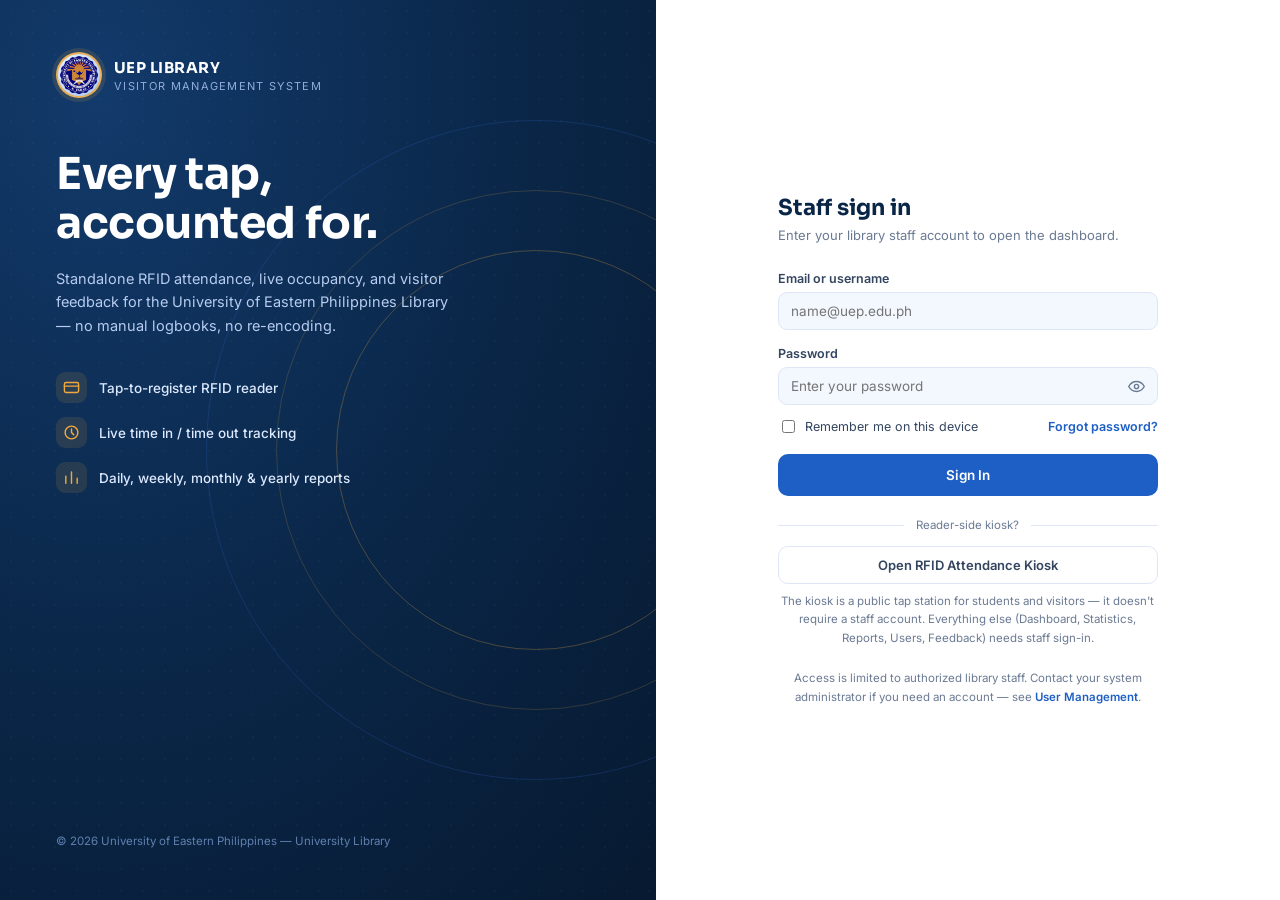
<file: RFID Library System/index.html>
<!DOCTYPE html>
<html lang="en">
<head>
<meta charset="UTF-8">
<meta http-equiv="refresh" content="0; url=login.html">
<title>UEP Library Visitor Management</title>
</head>
<body>
<p>Redirecting to <a href="login.html">sign in</a>&hellip;</p>
</body>
</html>
</file>
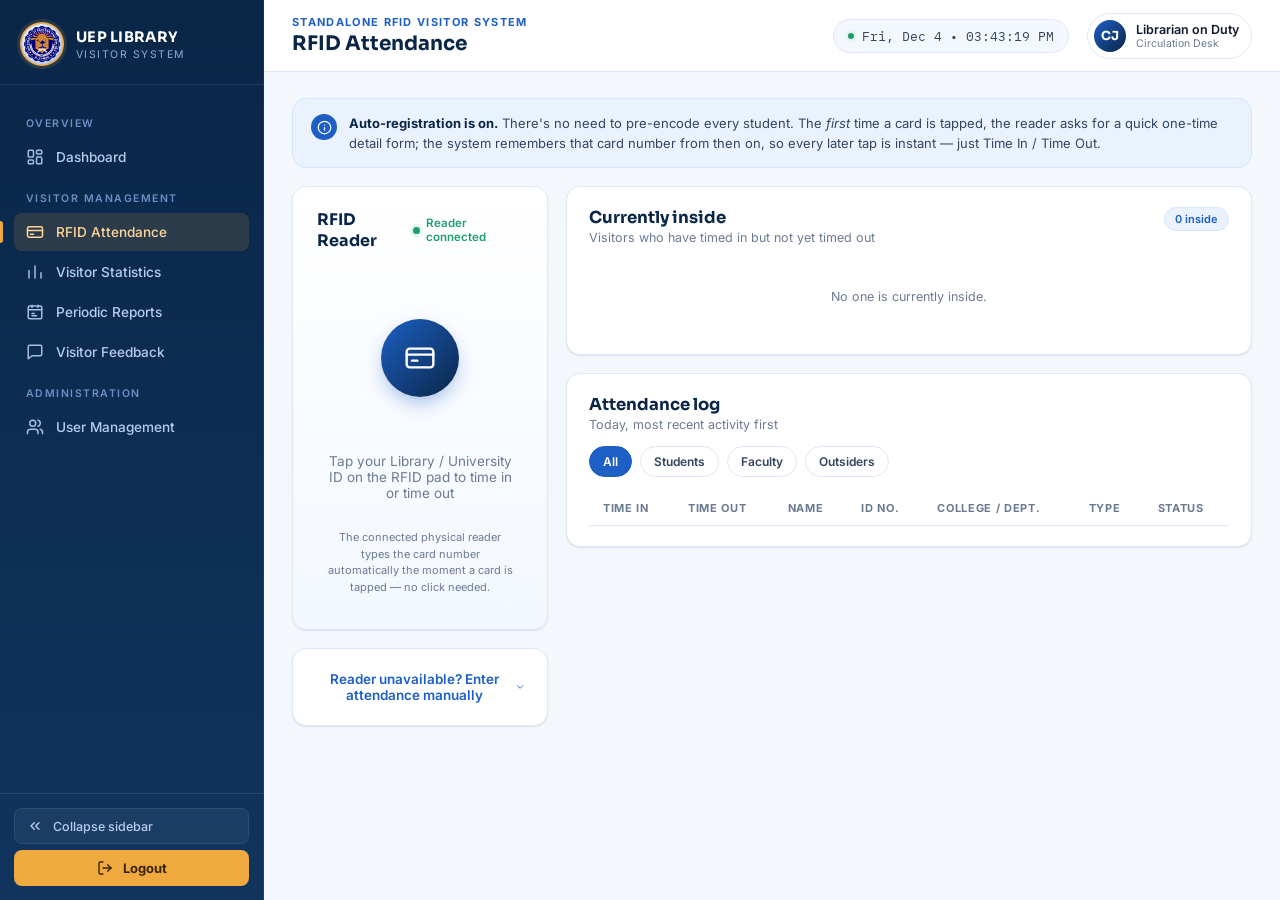
<file: RFID Library System/attendance.html>
<!DOCTYPE html>
<html lang="en">
<head>
<meta charset="UTF-8">
<meta name="viewport" content="width=device-width, initial-scale=1.0">
<title>RFID Attendance — UEP Library Visitor Management</title>
<link rel="stylesheet" href="common.css">
<link rel="stylesheet" href="attendance.css">
</head>
<body>

<div class="app-shell">

  <!-- ============================= SIDEBAR ============================= -->
  <aside class="sidebar">
    <div class="sidebar-brand">
      <div class="brand-mark">
       <img src="logo.png" alt="UEP Seal" style="width:100%;height:100%;object-fit:cover;border-radius:50%;">
      </div>
      <div class="brand-text">
        <div class="b-title">UEP LIBRARY</div>
        <div class="b-sub">Visitor System</div>
      </div>
    </div>

    <nav class="sidebar-scroll">
      <div class="nav-label">Overview</div>
      <a class="nav-item" href="dashboard.html">
        <svg viewBox="0 0 24 24" fill="none" stroke="currentColor" stroke-width="2" stroke-linecap="round" stroke-linejoin="round"><rect x="3" y="3" width="7" height="9" rx="1.5"/><rect x="14" y="3" width="7" height="5" rx="1.5"/><rect x="14" y="12" width="7" height="9" rx="1.5"/><rect x="3" y="16" width="7" height="5" rx="1.5"/></svg>
        <span class="nav-text">Dashboard</span>
      </a>

      <div class="nav-label">Visitor Management</div>
      <a class="nav-item active" href="attendance.html">
        <svg viewBox="0 0 24 24" fill="none" stroke="currentColor" stroke-width="2" stroke-linecap="round" stroke-linejoin="round"><rect x="2" y="5" width="20" height="14" rx="2.3"/><path d="M2 10h20"/><path d="M6 15h4"/></svg>
        <span class="nav-text">RFID Attendance</span>
      </a>
      <a class="nav-item" href="statistics.html">
        <svg viewBox="0 0 24 24" fill="none" stroke="currentColor" stroke-width="2" stroke-linecap="round" stroke-linejoin="round"><path d="M4 20V10M12 20V4M20 20v-7"/></svg>
        <span class="nav-text">Visitor Statistics</span>
      </a>
      <a class="nav-item" href="reports.html">
        <svg viewBox="0 0 24 24" fill="none" stroke="currentColor" stroke-width="2" stroke-linecap="round" stroke-linejoin="round"><rect x="3" y="4" width="18" height="17" rx="2"/><path d="M3 9h18M8 3v3M16 3v3"/><path d="M8 14h3M8 17h6"/></svg>
        <span class="nav-text">Periodic Reports</span>
      </a>
      <a class="nav-item" href="feedback.html">
        <svg viewBox="0 0 24 24" fill="none" stroke="currentColor" stroke-width="2" stroke-linecap="round" stroke-linejoin="round"><path d="M21 15a2 2 0 0 1-2 2H8l-5 4V5a2 2 0 0 1 2-2h14a2 2 0 0 1 2 2z"/></svg>
        <span class="nav-text">Visitor Feedback</span>
      </a>

      <div class="nav-label">Administration</div>
      <a class="nav-item" href="users.html">
        <svg viewBox="0 0 24 24" fill="none" stroke="currentColor" stroke-width="2" stroke-linecap="round" stroke-linejoin="round"><path d="M16 21v-2a4 4 0 0 0-4-4H6a4 4 0 0 0-4 4v2"/><circle cx="9" cy="7" r="4"/><path d="M22 21v-2a4 4 0 0 0-3-3.87"/><path d="M16 3.13a4 4 0 0 1 0 7.75"/></svg>
        <span class="nav-text">User Management</span>
      </a>
    </nav>

    <div class="sidebar-footer">
      <button class="toggle-btn" data-action="toggle-sidebar" type="button">
        <svg viewBox="0 0 24 24" fill="none" stroke="currentColor" stroke-width="2" stroke-linecap="round" stroke-linejoin="round"><path d="M11 17l-5-5 5-5M18 17l-5-5 5-5"/></svg>
        <span class="toggle-text">Collapse sidebar</span>
      </button>
      <a class="logout-link" href="login.html" id="logoutLink">
        <svg viewBox="0 0 24 24" fill="none" stroke="currentColor" stroke-width="2" stroke-linecap="round" stroke-linejoin="round"><path d="M9 21H5a2 2 0 0 1-2-2V5a2 2 0 0 1 2-2h4"/><path d="M16 17l5-5-5-5"/><path d="M21 12H9"/></svg>
        <span class="logout-text">Logout</span>
      </a>
    </div>
  </aside>

  <!-- ============================== MAIN ================================ -->
  <div class="main">
    <header class="topbar">
      <div style="display:flex;align-items:center;">
        <button class="mobile-menu-btn" data-action="open-mobile-nav" type="button" aria-label="Open menu">
          <svg width="18" height="18" viewBox="0 0 24 24" fill="none" stroke="var(--ink)" stroke-width="2" stroke-linecap="round"><path d="M3 6h18M3 12h18M3 18h18"/></svg>
        </button>
        <div class="topbar-left">
          <span class="topbar-eyebrow">Standalone RFID Visitor System</span>
          <h1 class="topbar-title">RFID Attendance</h1>
        </div>
      </div>
      <div class="topbar-right">
        <div class="clock-chip"><span class="dot"></span><span data-role="live-clock">—</span></div>
        <div class="profile-chip">
          <div class="profile-avatar">CJ</div>
          <div class="profile-meta">
            <div class="p-name">Librarian on Duty</div>
            <div class="p-role">Circulation Desk</div>
          </div>
        </div>
      </div>
    </header>

    <main class="content">

      <!-- ===== AUTO-REGISTRATION EXPLAINER ===== -->
      <section class="info-banner">
        <div class="info-banner-icon">
          <svg viewBox="0 0 24 24" fill="none" stroke="currentColor" stroke-width="2" stroke-linecap="round" stroke-linejoin="round"><circle cx="12" cy="12" r="10"/><path d="M12 16v-4M12 8h.01"/></svg>
        </div>
        <div>
          <strong>Auto-registration is on.</strong>
          There's no need to pre-encode every student. The <em>first</em> time a card is tapped, the reader asks for a quick one-time detail form; the system remembers that card number from then on, so every later tap is instant — just Time In / Time Out.
        </div>
      </section>

      <div class="attendance-grid">

        <!-- ===================== LEFT: RFID READER ===================== -->
        <div class="col-stack">

          <section class="card scan-card">
            <div class="scan-card-head">
              <h2>RFID Reader</h2>
              <span class="reader-status"><span class="dot"></span>Reader connected</span>
            </div>

            <div class="scan-stage" id="scanStage">
              <div class="scan-rings" id="scanRings">
                <div class="ring r1"></div>
                <div class="ring r2"></div>
                <div class="ring r3"></div>
                <div class="scan-core">
                  <svg viewBox="0 0 24 24" fill="none" stroke="#fff" stroke-width="1.8" stroke-linecap="round" stroke-linejoin="round"><rect x="2" y="5" width="20" height="14" rx="2.3"/><path d="M2 9.5h20"/><path d="M6 14h4"/></svg>
                </div>
              </div>
              <p class="scan-instruction">Tap your Library / University ID on the RFID pad to time in or time out</p>
              <input type="text" id="rfidHiddenInput" class="rfid-hidden-input" autocomplete="off" autofocus aria-hidden="true" tabindex="-1" inputmode="none">
              <p class="reader-hint">The connected physical reader types the card number automatically the moment a card is tapped — no click needed.</p>
            </div>

            <!-- ===== RESULT: RECOGNIZED CARD ===== -->
            <div class="scan-result" id="scanResult" hidden>
              <div class="result-top">
                <div class="result-avatar" id="resultAvatar">MS</div>
                <div>
                  <div class="result-name" id="resultName">Marielle D. Santos</div>
                  <div class="result-id cell-mono" id="resultId">2023-04471</div>
                </div>
                <span class="badge student" id="resultType">Student</span>
              </div>
              <div class="status-strip" id="resultStatusStrip">Currently: <strong id="resultCurrentStatus">Outside the library</strong></div>
              <div class="result-meta">
                <div><span>College / Department</span><strong id="resultCollege">College of Science</strong></div>
                <div><span>Course</span><strong id="resultCourse">BS Information Technology</strong></div>
                <div><span>Year Level</span><strong id="resultYear">3rd Year</strong></div>
                <div><span>Gender</span><strong id="resultGender">Female</strong></div>
              </div>
              <div class="field" id="purposeField" style="margin-top:2px;">
                <label for="purposeSelect">Purpose of visit</label>
                <select id="purposeSelect">
                  <option>Research / Study</option>
                  <option>Borrow materials</option>
                  <option>Return materials</option>
                  <option>Reading area</option>
                  <option>Use of computer / internet</option>
                  <option>Others</option>
                </select>
              </div>
              <div class="result-actions">
                <button class="btn btn-outline" id="cancelTapBtn" type="button">Cancel</button>
                <button class="btn btn-primary btn-block" id="confirmTapBtn" type="button">Confirm Time In</button>
              </div>
            </div>

            <!-- ===== RESULT: NEW / UNRECOGNIZED CARD ===== -->
            <div class="scan-result new-visitor" id="newVisitorResult" hidden>
              <div class="new-visitor-banner">
                <svg viewBox="0 0 24 24" fill="none" stroke="currentColor" stroke-width="2" stroke-linecap="round" stroke-linejoin="round"><path d="M12 2l3 6.5 7 1-5 5 1.2 7L12 18l-6.2 3.5L7 14.5l-5-5 7-1z"/></svg>
                <div>
                  <strong>New card detected</strong>
                  <p>ID <span class="cell-mono" id="newVisitorIdInline">—</span> isn't registered yet. Fill this in once — it will be remembered automatically next time.</p>
                </div>
              </div>
              <form id="newVisitorForm">
                <div class="field">
                  <label for="nvName">Full name</label>
                  <input type="text" id="nvName" placeholder="Juan D. Dela Cruz" required>
                </div>
                <div class="field-row">
                  <div class="field">
                    <label for="nvType">Visitor type</label>
                    <select id="nvType">
                      <option>Student</option>
                      <option>Faculty</option>
                      <option>Staff</option>
                      <option>Outsider</option>
                    </select>
                  </div>
                  <div class="field">
                    <label for="nvGender">Gender</label>
                    <select id="nvGender">
                      <option>Female</option>
                      <option>Male</option>
                    </select>
                  </div>
                </div>
                <div class="field-row" id="nvCollegeRow">
                  <div class="field">
                    <label for="nvCollege">College / Department</label>
                    <select id="nvCollege">
                      <option>College of Science</option>
                      <option>College of Education</option>
                      <option>College of Engineering</option>
                      <option>College of Business Administration</option>
                      <option>College of Arts and Communication</option>
                      <option>College of Agriculture and Forestry</option>
                      <option>Graduate School</option>
                    </select>
                  </div>
                  <div class="field">
                    <label for="nvCourse">Course &amp; year level</label>
                    <input type="text" id="nvCourse" placeholder="e.g. BSIT — 3rd Year">
                  </div>
                </div>
                <div class="field">
                  <label for="nvPurpose">Purpose of visit</label>
                  <select id="nvPurpose">
                    <option>Research / Study</option>
                    <option>Borrow materials</option>
                    <option>Return materials</option>
                    <option>Reading area</option>
                    <option>Use of computer / internet</option>
                    <option>Others</option>
                  </select>
                </div>
                <div class="result-actions">
                  <button class="btn btn-outline" id="cancelNewVisitorBtn" type="button">Cancel</button>
                  <button class="btn btn-gold btn-block" type="submit">Save &amp; Time In</button>
                </div>
              </form>
            </div>

            <!-- ===== FEEDBACK: shown right after a Time Out tap ===== -->
            <div class="scan-result feedback-step" id="feedbackStep" hidden>
              <div class="result-top">
                <div class="result-avatar" id="fbAvatar">MS</div>
                <div>
                  <div class="result-name" id="fbName">Marielle D. Santos</div>
                  <div class="result-id cell-mono" id="fbId">2023-04471</div>
                </div>
              </div>
              <p class="rate-prompt">How was your library visit today?</p>
              <div class="rating-grid" id="ratingGrid">
                <button class="rate-opt" data-rate="1" data-label="Very Bad" type="button">
                  <span class="rate-emoji">😞</span><span class="rate-label">Very Bad</span>
                </button>
                <button class="rate-opt" data-rate="2" data-label="Bad" type="button">
                  <span class="rate-emoji">🙁</span><span class="rate-label">Bad</span>
                </button>
                <button class="rate-opt" data-rate="3" data-label="Not So Bad" type="button">
                  <span class="rate-emoji">😕</span><span class="rate-label">Not So Bad</span>
                </button>
              </div>
              <button class="feedback-skip" id="feedbackSkipBtn" type="button">Skip feedback</button>
            </div>

            <!-- ===== FEEDBACK: thank-you confirmation ===== -->
            <div class="scan-result feedback-step" id="feedbackThanks" hidden>
              <div class="thanks-icon">
                <svg viewBox="0 0 24 24" fill="none" stroke="#fff" stroke-width="2" stroke-linecap="round" stroke-linejoin="round"><path d="M20 6L9 17l-5-5"/></svg>
              </div>
              <h2>Thanks for your feedback!</h2>
              <p class="sh-sub">See you again soon.</p>
            </div>
          </section>

          <section class="card card-pad">
            <button class="manual-toggle" id="manualToggle" type="button">
              <span>Reader unavailable? Enter attendance manually</span>
              <svg viewBox="0 0 24 24" fill="none" stroke="currentColor" stroke-width="2" stroke-linecap="round" stroke-linejoin="round"><path d="M6 9l6 6 6-6"/></svg>
            </button>
            <form class="manual-form" id="manualForm" hidden>
              <div class="field-row">
                <div class="field">
                  <label for="mName">Full name</label>
                  <input type="text" id="mName" placeholder="Juan D. Dela Cruz">
                </div>
                <div class="field">
                  <label for="mId">ID number</label>
                  <input type="text" id="mId" placeholder="2023-00000">
                </div>
              </div>
              <div class="field-row">
                <div class="field">
                  <label for="mType">Visitor type</label>
                  <select id="mType">
                    <option>Student</option>
                    <option>Faculty</option>
                    <option>Staff</option>
                    <option>Outsider</option>
                  </select>
                </div>
                <div class="field">
                  <label for="mGender">Gender</label>
                  <select id="mGender">
                    <option>Female</option>
                    <option>Male</option>
                  </select>
                </div>
              </div>
              <div class="field-row">
                <div class="field">
                  <label for="mCollege">College / Department</label>
                  <select id="mCollege">
                    <option>College of Science</option>
                    <option>College of Education</option>
                    <option>College of Engineering</option>
                    <option>College of Business Administration</option>
                    <option>College of Arts and Communication</option>
                    <option>College of Agriculture and Forestry</option>
                    <option>Graduate School</option>
                    <option>Not applicable / Outsider</option>
                  </select>
                </div>
                <div class="field">
                  <label for="mCourse">Course &amp; year level</label>
                  <input type="text" id="mCourse" placeholder="e.g. BSIT — 3rd Year">
                </div>
              </div>
              <div class="field">
                <label for="mPurpose">Purpose of visit</label>
                <select id="mPurpose">
                  <option>Research / Study</option>
                  <option>Borrow materials</option>
                  <option>Return materials</option>
                  <option>Reading area</option>
                  <option>Use of computer / internet</option>
                  <option>Others</option>
                </select>
              </div>
              <button class="btn btn-gold btn-block" type="submit">Log Time In</button>
            </form>
          </section>
        </div>

        <!-- ===================== RIGHT: CURRENTLY INSIDE + LOG ===================== -->
        <div class="col-stack">

          <section class="card card-pad">
            <div class="section-heading">
              <div>
                <h2>Currently inside</h2>
                <p class="sh-sub">Visitors who have timed in but not yet timed out</p>
              </div>
              <span class="tag-pill" id="insideCount">0 inside</span>
            </div>
            <ul class="inside-list" id="insideList">
              <!-- populated by attendance.js -->
            </ul>
            <p class="empty-note" id="insideEmptyNote">No one is currently inside.</p>
          </section>

          <section class="card card-pad recent-panel">
            <div class="section-heading">
              <div>
                <h2>Attendance log</h2>
                <p class="sh-sub">Today, most recent activity first</p>
              </div>
            </div>
            <div class="filter-row">
              <button class="chip-filter active" data-filter="all" type="button">All</button>
              <button class="chip-filter" data-filter="Student" type="button">Students</button>
              <button class="chip-filter" data-filter="Faculty" type="button">Faculty</button>
              <button class="chip-filter" data-filter="Outsider" type="button">Outsiders</button>
            </div>
            <table class="data-table" id="logTable">
              <thead>
                <tr><th>Time In</th><th>Time Out</th><th>Name</th><th>ID No.</th><th>College / Dept.</th><th>Type</th><th>Status</th></tr>
              </thead>
              <tbody id="logTableBody">
                <!-- populated by attendance.js -->
              </tbody>
            </table>
          </section>
        </div>

      </div>
    </main>
  </div>
</div>

<script src="sidebar.js"></script>
<script src="attendance.js"></script>
</body>
</html>
</file>
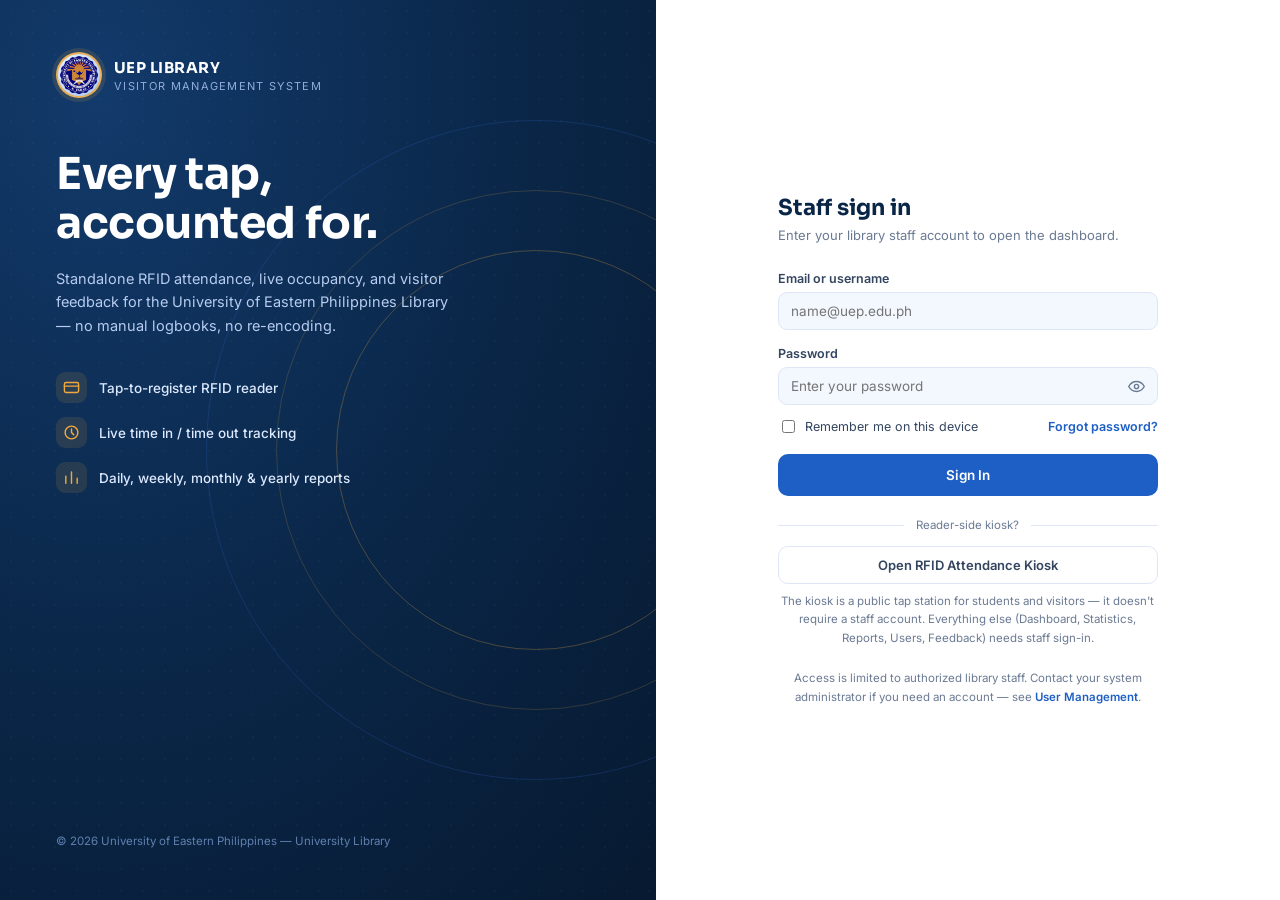
<file: RFID Library System/login.html>
<!DOCTYPE html>
<html lang="en">
<head>
<meta charset="UTF-8">
<meta name="viewport" content="width=device-width, initial-scale=1.0">
<title>Sign In — UEP Library Visitor Management</title>
<link rel="stylesheet" href="common.css">
<link rel="stylesheet" href="login.css">
</head>
<body class="login-body">

<div class="login-shell">

  <!-- ===================== LEFT: BRAND / HERO ===================== -->
  <div class="login-hero">
    <div class="hero-noise"></div>
    <div class="hero-rings">
      <span></span><span></span><span></span>
    </div>

    <div class="hero-content">
      <div class="hero-brand">
        <div class="hero-mark">
          <!-- Replace with <img src="assets/uep-seal.png" alt="UEP Seal"> for the official school seal -->
          <img src="logo.png" alt="UEP Seal" style="width:100%;height:100%;object-fit:cover;border-radius:50%;">
        </div>
        <div>
          <div class="hero-title">UEP LIBRARY</div>
          <div class="hero-sub">Visitor Management System</div>
        </div>
      </div>

      <h1 class="hero-headline">Every tap, <br>accounted for.</h1>
      <p class="hero-copy">Standalone RFID attendance, live occupancy, and visitor feedback for the University of Eastern Philippines Library — no manual logbooks, no re-encoding.</p>

      <ul class="hero-points">
        <li><svg viewBox="0 0 24 24" fill="none" stroke="currentColor" stroke-width="2" stroke-linecap="round" stroke-linejoin="round"><rect x="2" y="5" width="20" height="14" rx="2.3"/><path d="M2 10h20"/></svg>Tap-to-register RFID reader</li>
        <li><svg viewBox="0 0 24 24" fill="none" stroke="currentColor" stroke-width="2" stroke-linecap="round" stroke-linejoin="round"><circle cx="12" cy="12" r="9"/><path d="M12 7v5l3 3"/></svg>Live time in / time out tracking</li>
        <li><svg viewBox="0 0 24 24" fill="none" stroke="currentColor" stroke-width="2" stroke-linecap="round" stroke-linejoin="round"><path d="M4 20V10M12 20V4M20 20v-7"/></svg>Daily, weekly, monthly &amp; yearly reports</li>
      </ul>
    </div>

    <div class="hero-footer">© 2026 University of Eastern Philippines &mdash; University Library</div>
  </div>

  <!-- ===================== RIGHT: LOGIN FORM ===================== -->
  <div class="login-panel">
    <div class="login-card">
      <div class="login-card-head">
        <h2>Staff sign in</h2>
        <p>Enter your library staff account to open the dashboard.</p>
      </div>

      <form id="loginForm" novalidate>
        <div class="field">
          <label for="loginUser">Email or username</label>
          <input type="text" id="loginUser" placeholder="name@uep.edu.ph" autocomplete="username" required>
        </div>
        <div class="field">
          <label for="loginPass">Password</label>
          <div class="password-wrap">
            <input type="password" id="loginPass" placeholder="Enter your password" autocomplete="current-password" required>
            <button type="button" class="pw-toggle" id="pwToggle" aria-label="Show password">
              <svg viewBox="0 0 24 24" fill="none" stroke="currentColor" stroke-width="2" stroke-linecap="round" stroke-linejoin="round"><path d="M1 12s4-7 11-7 11 7 11 7-4 7-11 7-11-7-11-7z"/><circle cx="12" cy="12" r="3"/></svg>
            </button>
          </div>
        </div>

        <div class="login-row">
          <label class="remember-me">
            <input type="checkbox" id="rememberMe">
            <span>Remember me on this device</span>
          </label>
          <a href="#" class="forgot-link">Forgot password?</a>
        </div>

        <p class="login-error" id="loginError" hidden>Please enter both your email/username and password.</p>

        <button class="btn btn-primary btn-block login-submit" type="submit">Sign In</button>
      </form>

      <div class="login-divider"><span>Reader-side kiosk?</span></div>
      <a class="btn btn-outline btn-block" href="attendance.html">Open RFID Attendance Kiosk</a>
      <p class="login-footnote" style="margin-top:8px;">The kiosk is a public tap station for students and visitors — it doesn't require a staff account. Everything else (Dashboard, Statistics, Reports, Users, Feedback) needs staff sign-in.</p>

      <p class="login-footnote">Access is limited to authorized library staff. Contact your system administrator if you need an account — see <a href="users.html">User Management</a>.</p>
    </div>
  </div>

</div>

<script src="login.js"></script>
</body>
</html>
</file>
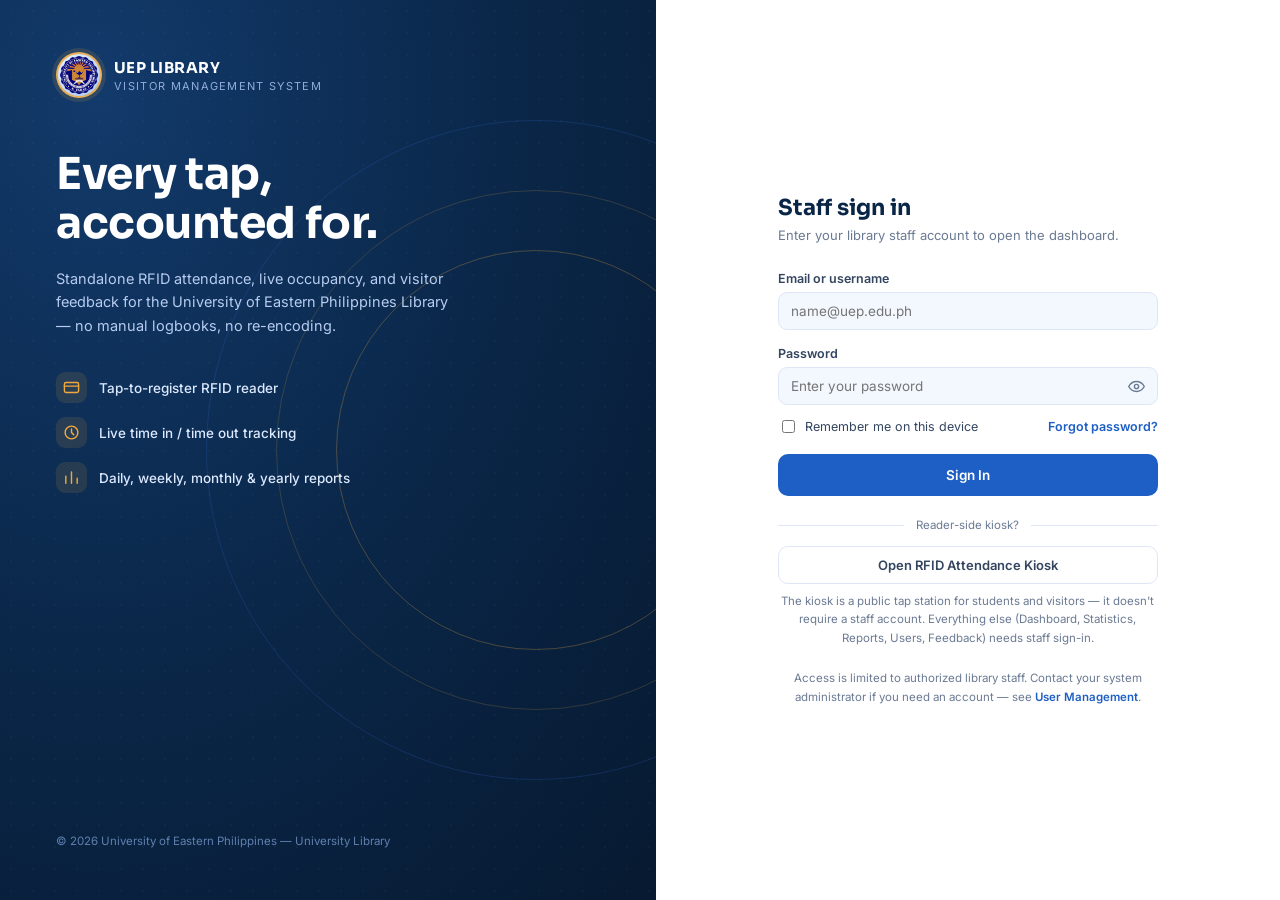
<file: RFID Library System/users.html>
<!DOCTYPE html>
<html lang="en">
<head>
<meta charset="UTF-8">
<script src="auth-guard.js"></script>
<meta name="viewport" content="width=device-width, initial-scale=1.0">
<title>User Management — UEP Library Visitor Management</title>
<link rel="stylesheet" href="common.css">
<link rel="stylesheet" href="users.css">
</head>
<body>

<div class="app-shell">

  <!-- ============================= SIDEBAR ============================= -->
  <aside class="sidebar">
    <div class="sidebar-brand">
      <div class="brand-mark">
        <img src="logo.png" alt="UEP Seal" style="width:100%;height:100%;object-fit:cover;border-radius:50%;">
      </div>
      <div class="brand-text">
        <div class="b-title">UEP LIBRARY</div>
        <div class="b-sub">Visitor System</div>
      </div>
    </div>

    <nav class="sidebar-scroll">
      <div class="nav-label">Overview</div>
      <a class="nav-item" href="dashboard.html">
        <svg viewBox="0 0 24 24" fill="none" stroke="currentColor" stroke-width="2" stroke-linecap="round" stroke-linejoin="round"><rect x="3" y="3" width="7" height="9" rx="1.5"/><rect x="14" y="3" width="7" height="5" rx="1.5"/><rect x="14" y="12" width="7" height="9" rx="1.5"/><rect x="3" y="16" width="7" height="5" rx="1.5"/></svg>
        <span class="nav-text">Dashboard</span>
      </a>

      <div class="nav-label">Visitor Management</div>
      <a class="nav-item" href="attendance.html">
        <svg viewBox="0 0 24 24" fill="none" stroke="currentColor" stroke-width="2" stroke-linecap="round" stroke-linejoin="round"><rect x="2" y="5" width="20" height="14" rx="2.3"/><path d="M2 10h20"/><path d="M6 15h4"/></svg>
        <span class="nav-text">RFID Attendance</span>
      </a>
      <a class="nav-item" href="statistics.html">
        <svg viewBox="0 0 24 24" fill="none" stroke="currentColor" stroke-width="2" stroke-linecap="round" stroke-linejoin="round"><path d="M4 20V10M12 20V4M20 20v-7"/></svg>
        <span class="nav-text">Visitor Statistics</span>
      </a>
      <a class="nav-item" href="reports.html">
        <svg viewBox="0 0 24 24" fill="none" stroke="currentColor" stroke-width="2" stroke-linecap="round" stroke-linejoin="round"><rect x="3" y="4" width="18" height="17" rx="2"/><path d="M3 9h18M8 3v3M16 3v3"/><path d="M8 14h3M8 17h6"/></svg>
        <span class="nav-text">Periodic Reports</span>
      </a>
      <a class="nav-item" href="feedback.html">
        <svg viewBox="0 0 24 24" fill="none" stroke="currentColor" stroke-width="2" stroke-linecap="round" stroke-linejoin="round"><path d="M21 15a2 2 0 0 1-2 2H8l-5 4V5a2 2 0 0 1 2-2h14a2 2 0 0 1 2 2z"/></svg>
        <span class="nav-text">Visitor Feedback</span>
      </a>

      <div class="nav-label">Administration</div>
      <a class="nav-item active" href="users.html">
        <svg viewBox="0 0 24 24" fill="none" stroke="currentColor" stroke-width="2" stroke-linecap="round" stroke-linejoin="round"><path d="M16 21v-2a4 4 0 0 0-4-4H6a4 4 0 0 0-4 4v2"/><circle cx="9" cy="7" r="4"/><path d="M22 21v-2a4 4 0 0 0-3-3.87"/><path d="M16 3.13a4 4 0 0 1 0 7.75"/></svg>
        <span class="nav-text">User Management</span>
      </a>
    </nav>

    <div class="sidebar-footer">
      <button class="toggle-btn" data-action="toggle-sidebar" type="button">
        <svg viewBox="0 0 24 24" fill="none" stroke="currentColor" stroke-width="2" stroke-linecap="round" stroke-linejoin="round"><path d="M11 17l-5-5 5-5M18 17l-5-5 5-5"/></svg>
        <span class="toggle-text">Collapse sidebar</span>
      </button>
      <a class="logout-link" href="login.html" id="logoutLink">
        <svg viewBox="0 0 24 24" fill="none" stroke="currentColor" stroke-width="2" stroke-linecap="round" stroke-linejoin="round"><path d="M9 21H5a2 2 0 0 1-2-2V5a2 2 0 0 1 2-2h4"/><path d="M16 17l5-5-5-5"/><path d="M21 12H9"/></svg>
        <span class="logout-text">Logout</span>
      </a>
    </div>
  </aside>

  <!-- ============================== MAIN ================================ -->
  <div class="main">
    <header class="topbar">
      <div style="display:flex;align-items:center;">
        <button class="mobile-menu-btn" data-action="open-mobile-nav" type="button" aria-label="Open menu">
          <svg width="18" height="18" viewBox="0 0 24 24" fill="none" stroke="var(--ink)" stroke-width="2" stroke-linecap="round"><path d="M3 6h18M3 12h18M3 18h18"/></svg>
        </button>
        <div class="topbar-left">
          <span class="topbar-eyebrow">Administration</span>
          <h1 class="topbar-title">User Management</h1>
        </div>
      </div>
      <div class="topbar-right">
        <div class="clock-chip"><span class="dot"></span><span data-role="live-clock">—</span></div>
        <div class="profile-chip">
          <div class="profile-avatar">CJ</div>
          <div class="profile-meta">
            <div class="p-name">Librarian on Duty</div>
            <div class="p-role">Circulation Desk</div>
          </div>
        </div>
      </div>
    </header>

    <main class="content">

      <p class="page-note">Manage the staff accounts that are allowed to operate this system — sign in, run the RFID reader, and view visitor reports. This does not affect library patrons/visitors themselves.</p>

      <div class="stat-grid users-stat-grid">
        <div class="stat-card"><div class="st-icon"><svg viewBox="0 0 24 24" fill="none" stroke="currentColor" stroke-width="2" stroke-linecap="round" stroke-linejoin="round"><path d="M16 21v-2a4 4 0 0 0-4-4H6a4 4 0 0 0-4 4v2"/><circle cx="9" cy="7" r="4"/></svg></div><div class="st-value" id="uTotal">6</div><div class="st-label">Total accounts</div></div>
        <div class="stat-card"><div class="st-icon"><svg viewBox="0 0 24 24" fill="none" stroke="currentColor" stroke-width="2" stroke-linecap="round" stroke-linejoin="round"><path d="M20 6L9 17l-5-5"/></svg></div><div class="st-value" id="uActive">5</div><div class="st-label">Active</div></div>
        <div class="stat-card"><div class="st-icon"><svg viewBox="0 0 24 24" fill="none" stroke="currentColor" stroke-width="2" stroke-linecap="round" stroke-linejoin="round"><path d="M12 2l3 6.5 7 1-5 5 1.2 7L12 18l-6.2 3.5L7 14.5l-5-5 7-1z"/></svg></div><div class="st-value" id="uAdmins">2</div><div class="st-label">Administrators</div></div>
        <div class="stat-card"><div class="st-icon"><svg viewBox="0 0 24 24" fill="none" stroke="currentColor" stroke-width="2" stroke-linecap="round" stroke-linejoin="round"><rect x="2" y="5" width="20" height="14" rx="2.3"/><path d="M2 10h20"/></svg></div><div class="st-value" id="uLibrarians">4</div><div class="st-label">Librarians / staff</div></div>
      </div>

      <section class="card card-pad">
        <div class="section-heading">
          <div>
            <h2>System users</h2>
            <p class="sh-sub">Everyone with access to this dashboard and the RFID reader</p>
          </div>
          <button class="btn btn-primary" id="addUserBtn" type="button">
            <svg viewBox="0 0 24 24" fill="none" stroke="currentColor" stroke-width="2" stroke-linecap="round" stroke-linejoin="round"><path d="M12 5v14M5 12h14"/></svg>
            Add user
          </button>
        </div>

        <!-- ===== ADD / EDIT USER FORM (collapsible) ===== -->
        <form class="user-form" id="userForm" hidden>
          <input type="hidden" id="uEditId">
          <div class="field-row">
            <div class="field">
              <label for="uName">Full name</label>
              <input type="text" id="uName" placeholder="e.g. Celeste J. Chan" required>
            </div>
            <div class="field">
              <label for="uEmail">Email / username</label>
              <input type="email" id="uEmail" placeholder="name@uep.edu.ph" required>
            </div>
          </div>
          <div class="field-row">
            <div class="field">
              <label for="uRole">Role</label>
              <select id="uRole">
                <option>Administrator</option>
                <option>Librarian</option>
                <option>Library Assistant</option>
              </select>
            </div>
            <div class="field">
              <label for="uStatus">Status</label>
              <select id="uStatus">
                <option>Active</option>
                <option>Inactive</option>
              </select>
            </div>
          </div>
          <div class="field">
            <label for="uPassword">Temporary password</label>
            <input type="text" id="uPassword" placeholder="Auto-generated if left blank">
          </div>
          <div class="result-actions">
            <button class="btn btn-outline" id="cancelUserFormBtn" type="button">Cancel</button>
            <button class="btn btn-primary btn-block" type="submit" id="saveUserBtn">Save user</button>
          </div>
        </form>

        <table class="data-table" id="usersTable">
          <thead>
            <tr><th>Name</th><th>Email / Username</th><th>Role</th><th>Status</th><th>Last login</th><th></th></tr>
          </thead>
          <tbody id="usersTableBody">
            <!-- populated by users.js -->
          </tbody>
        </table>
      </section>

    </main>
  </div>
</div>

<script src="sidebar.js"></script>
<script src="users.js"></script>
</body>
</html>
</file>
<file: RFID Library System/common.css>
/* =========================================================================
   UEP LIBRARY — VISITOR MANAGEMENT SYSTEM
   common.css — design tokens, shell layout, sidebar, topbar, shared UI kit
   Loaded on every page BEFORE the page-specific stylesheet.
   ========================================================================= */

@import url('https://fonts.googleapis.com/css2?family=Sora:wght@500;600;700;800&family=Inter:wght@400;500;600;700&family=IBM+Plex+Mono:wght@500;600&display=swap');

:root{
  /* ---- Brand core (school seal navy + gold, extended into a blue/white system) ---- */
  --navy-deep:   #0A2647;
  --navy-mid:    #10345E;
  --navy-soft:   #17427A;
  --blue-primary:#1D5FC4;
  --blue-bright: #3E7BF0;
  --blue-pale:   #EAF2FF;
  --blue-pale-2: #F3F8FF;
  --gold:        #EFA93E;
  --gold-soft:   #FCEBCB;

  /* ---- Neutrals ---- */
  --surface:  #FFFFFF;
  --bg:       #F4F7FC;
  --ink:      #0F1B2D;
  --ink-soft: #33455F;
  --muted:    #6B7A93;
  --border:   #DEE7F5;
  --border-soft:#EAF0FA;

  /* ---- Status ---- */
  --success:  #1E9E6B;
  --success-bg:#E4F6EE;
  --danger:   #E0524B;
  --danger-bg:#FCEAE9;
  --warn:     #C98A1E;
  --warn-bg:  #FBF1DD;

  /* ---- Type ---- */
  --f-display: 'Sora', 'Inter', sans-serif;
  --f-body:    'Inter', sans-serif;
  --f-mono:    'IBM Plex Mono', monospace;

  /* ---- Geometry ---- */
  --sidebar-w: 264px;
  --sidebar-w-collapsed: 84px;
  --radius-sm: 8px;
  --radius-md: 14px;
  --radius-lg: 20px;
  --shadow-1: 0 1px 2px rgba(10,38,71,.06), 0 1px 1px rgba(10,38,71,.04);
  --shadow-2: 0 10px 30px -12px rgba(10,38,71,.18);
  --transition: .22s cubic-bezier(.4,0,.2,1);
}

*,*::before,*::after{box-sizing:border-box;}
html,body{height:100%;}
body{
  margin:0;
  font-family:var(--f-body);
  background:var(--bg);
  color:var(--ink);
  -webkit-font-smoothing:antialiased;
  font-size:14.5px;
}
h1,h2,h3,h4{font-family:var(--f-display);margin:0;color:var(--navy-deep);}
p{margin:0;}
a{color:inherit;text-decoration:none;}
ul{list-style:none;margin:0;padding:0;}
button{font-family:inherit;cursor:pointer;}
::selection{background:var(--blue-pale);color:var(--navy-deep);}

/* Focus visibility for keyboard users */
a:focus-visible,button:focus-visible,input:focus-visible,select:focus-visible,textarea:focus-visible{
  outline:2px solid var(--blue-bright);
  outline-offset:2px;
}

@media (prefers-reduced-motion: reduce){
  *{animation-duration:.001ms !important;animation-iteration-count:1 !important;transition-duration:.001ms !important;}
}

/* =========================================================================
   APP SHELL
   ========================================================================= */
.app-shell{
  display:flex;
  min-height:100vh;
}

/* ---------------------------- SIDEBAR ---------------------------------- */
.sidebar{
  width:var(--sidebar-w);
  flex-shrink:0;
  background:linear-gradient(180deg,var(--navy-deep) 0%, var(--navy-mid) 100%);
  color:#CFE0FA;
  position:fixed;
  top:0;left:0;bottom:0;
  display:flex;
  flex-direction:column;
  z-index:40;
  transition:width var(--transition);
  border-right:1px solid rgba(255,255,255,.06);
}
.app-shell.collapsed .sidebar{width:var(--sidebar-w-collapsed);}

.sidebar-brand{
  display:flex;
  align-items:center;
  gap:12px;
  padding:22px 20px 18px;
  border-bottom:1px solid rgba(255,255,255,.09);
}
.brand-mark{
  width:44px;height:44px;border-radius:50%;
  background:radial-gradient(circle at 35% 30%, #EFF6FF 0%, #C9DDFB 55%, #9CBFF0 100%);
  display:flex;align-items:center;justify-content:center;
  flex-shrink:0;
  border:2px solid rgba(239,169,62,.85);
  box-shadow:0 0 0 3px rgba(239,169,62,.14);
}
.brand-mark svg{width:24px;height:24px;}
.brand-text{overflow:hidden;white-space:nowrap;transition:opacity var(--transition);}
.brand-text .b-title{font-family:var(--f-display);font-weight:700;font-size:14.5px;color:#fff;letter-spacing:.02em;}
.brand-text .b-sub{font-size:10.5px;color:#8FADDA;letter-spacing:.14em;text-transform:uppercase;margin-top:2px;}
.app-shell.collapsed .brand-text{opacity:0;width:0;}

.sidebar-scroll{
  flex:1;
  overflow-y:auto;
  padding:18px 14px 14px;
}
.sidebar-scroll::-webkit-scrollbar{width:5px;}
.sidebar-scroll::-webkit-scrollbar-thumb{background:rgba(255,255,255,.14);border-radius:10px;}

.nav-label{
  font-size:10.5px;
  letter-spacing:.14em;
  text-transform:uppercase;
  color:#6E8FC4;
  padding:14px 12px 8px;
  font-weight:600;
  white-space:nowrap;
  overflow:hidden;
}
.app-shell.collapsed .nav-label{opacity:0;height:0;padding:6px 0 0;}

.nav-item{
  display:flex;
  align-items:center;
  gap:12px;
  padding:10px 12px;
  border-radius:var(--radius-sm);
  color:#B9CDEF;
  font-size:13.6px;
  font-weight:500;
  margin-bottom:2px;
  position:relative;
  transition:background var(--transition), color var(--transition);
  white-space:nowrap;
}
.nav-item svg{width:18px;height:18px;flex-shrink:0;opacity:.9;}
.nav-item:hover{background:rgba(255,255,255,.06);color:#fff;}
.nav-item.active{
  background:rgba(239,169,62,.14);
  color:#FFD79A;
}
.nav-item.active svg{opacity:1;}
.nav-item.active::before{
  content:"";
  position:absolute;left:-14px;top:8px;bottom:8px;width:3px;
  background:var(--gold);
  border-radius:0 4px 4px 0;
}
.nav-item .nav-text{overflow:hidden;text-overflow:ellipsis;}
.app-shell.collapsed .nav-item{justify-content:center;padding:11px 0;}
.app-shell.collapsed .nav-item .nav-text{display:none;}
.app-shell.collapsed .nav-item.active::before{left:0;}

.nav-chip{
  margin-left:auto;
  font-family:var(--f-mono);
  font-size:10px;
  background:rgba(255,255,255,.1);
  color:#DCEBFF;
  padding:1px 6px;
  border-radius:20px;
}
.app-shell.collapsed .nav-chip{display:none;}

.sidebar-footer{
  padding:14px;
  border-top:1px solid rgba(255,255,255,.09);
  display:flex;
  flex-direction:column;
  gap:6px;
}
.toggle-btn{
  display:flex;align-items:center;gap:10px;
  background:rgba(255,255,255,.05);
  border:1px solid rgba(255,255,255,.08);
  color:#B9CDEF;
  padding:9px 12px;
  border-radius:var(--radius-sm);
  font-size:12.5px;
  font-weight:500;
  width:100%;
  transition:background var(--transition);
}
.toggle-btn:hover{background:rgba(255,255,255,.1);color:#fff;}
.toggle-btn svg{width:16px;height:16px;transition:transform var(--transition);flex-shrink:0;}
.app-shell.collapsed .toggle-btn svg{transform:rotate(180deg);}
.app-shell.collapsed .toggle-btn .toggle-text{display:none;}
.app-shell.collapsed .toggle-btn{justify-content:center;}

.logout-link{
  display:flex;align-items:center;gap:10px;justify-content:center;
  background:var(--gold);
  color:#3A2404;
  font-weight:700;
  font-size:13px;
  padding:10px 12px;
  border-radius:var(--radius-sm);
  transition:filter var(--transition);
}
.logout-link:hover{filter:brightness(1.05);}
.logout-link svg{width:16px;height:16px;}
.app-shell.collapsed .logout-link .logout-text{display:none;}

/* ---------------------------- MAIN AREA --------------------------------- */
.main{
  margin-left:var(--sidebar-w);
  flex:1;
  min-width:0;
  transition:margin-left var(--transition);
  display:flex;
  flex-direction:column;
}
.app-shell.collapsed .main{margin-left:var(--sidebar-w-collapsed);}

.topbar{
  height:72px;
  flex-shrink:0;
  background:var(--surface);
  border-bottom:1px solid var(--border);
  display:flex;
  align-items:center;
  justify-content:space-between;
  padding:0 28px;
  position:sticky;top:0;z-index:30;
}
.topbar-left{display:flex;flex-direction:column;gap:2px;}
.topbar-eyebrow{font-size:11px;letter-spacing:.12em;text-transform:uppercase;color:var(--blue-primary);font-weight:700;}
.topbar-title{font-family:var(--f-display);font-size:20px;font-weight:700;color:var(--navy-deep);}
.topbar-right{display:flex;align-items:center;gap:18px;}

.clock-chip{
  font-family:var(--f-mono);
  font-size:12.5px;
  color:var(--ink-soft);
  background:var(--blue-pale-2);
  border:1px solid var(--border);
  padding:8px 14px;
  border-radius:20px;
  display:flex;align-items:center;gap:8px;
}
.clock-chip .dot{width:6px;height:6px;border-radius:50%;background:var(--success);box-shadow:0 0 0 3px var(--success-bg);}

.profile-chip{
  display:flex;align-items:center;gap:10px;
  padding:6px 12px 6px 6px;
  border:1px solid var(--border);
  border-radius:30px;
  background:var(--surface);
}
.profile-avatar{
  width:32px;height:32px;border-radius:50%;
  background:linear-gradient(135deg,var(--blue-primary),var(--navy-deep));
  color:#fff;display:flex;align-items:center;justify-content:center;
  font-family:var(--f-display);font-weight:700;font-size:12.5px;
}
.profile-meta .p-name{font-size:12.5px;font-weight:600;color:var(--ink);}
.profile-meta .p-role{font-size:10.5px;color:var(--muted);}

.content{
  padding:26px 28px 60px;
  flex:1;
}

/* =========================================================================
   SHARED UI KIT
   ========================================================================= */

.card{
  background:var(--surface);
  border:1px solid var(--border);
  border-radius:var(--radius-md);
  box-shadow:var(--shadow-1);
}
.card-pad{padding:20px 22px;}

.section-heading{
  display:flex;
  align-items:baseline;
  justify-content:space-between;
  margin-bottom:14px;
  gap:12px;
  flex-wrap:wrap;
}
.section-heading h2{font-size:16.5px;font-weight:700;}
.section-heading .sh-sub{font-size:12.5px;color:var(--muted);margin-top:2px;}

.stat-grid{
  display:grid;
  grid-template-columns:repeat(4,1fr);
  gap:16px;
  margin-bottom:22px;
}
.stat-card{
  background:var(--surface);
  border:1px solid var(--border);
  border-radius:var(--radius-md);
  padding:18px 20px;
  box-shadow:var(--shadow-1);
  position:relative;
  overflow:hidden;
}
.stat-card .st-icon{
  width:36px;height:36px;border-radius:10px;
  display:flex;align-items:center;justify-content:center;
  background:var(--blue-pale);color:var(--blue-primary);
  margin-bottom:14px;
}
.stat-card .st-icon svg{width:18px;height:18px;}
.stat-card .st-value{font-family:var(--f-mono);font-size:26px;font-weight:600;color:var(--navy-deep);line-height:1;}
.stat-card .st-label{font-size:12px;color:var(--muted);margin-top:6px;}
.stat-card .st-delta{position:absolute;top:18px;right:18px;font-size:11px;font-weight:700;padding:3px 8px;border-radius:20px;}
.st-delta.up{color:var(--success);background:var(--success-bg);}
.st-delta.down{color:var(--danger);background:var(--danger-bg);}

.badge{
  display:inline-flex;align-items:center;gap:5px;
  font-size:11px;font-weight:700;padding:3px 9px;border-radius:20px;
  text-transform:uppercase;letter-spacing:.03em;
}
.badge.student{color:var(--blue-primary);background:var(--blue-pale);}
.badge.faculty{color:#7A3FC9;background:#F2E9FC;}
.badge.outsider{color:var(--warn);background:var(--warn-bg);}
.badge.success{color:var(--success);background:var(--success-bg);}

.btn{
  display:inline-flex;align-items:center;justify-content:center;gap:8px;
  padding:10px 18px;
  border-radius:10px;
  font-size:13px;font-weight:600;
  border:1px solid transparent;
  transition:filter var(--transition), background var(--transition), border-color var(--transition);
}
.btn svg{width:15px;height:15px;}
.btn-primary{background:var(--blue-primary);color:#fff;}
.btn-primary:hover{filter:brightness(1.07);}
.btn-outline{background:var(--surface);border-color:var(--border);color:var(--ink-soft);}
.btn-outline:hover{border-color:var(--blue-primary);color:var(--blue-primary);}
.btn-gold{background:var(--gold);color:#3A2404;}
.btn-gold:hover{filter:brightness(1.05);}
.btn-block{width:100%;}
.btn:disabled{opacity:.5;cursor:not-allowed;}

table.data-table{
  width:100%;
  border-collapse:collapse;
  font-size:13px;
}
.data-table thead th{
  text-align:left;
  font-size:11px;
  letter-spacing:.06em;
  text-transform:uppercase;
  color:var(--muted);
  padding:10px 14px;
  border-bottom:1px solid var(--border);
  font-weight:700;
}
.data-table tbody td{
  padding:12px 14px;
  border-bottom:1px solid var(--border-soft);
  color:var(--ink-soft);
}
.data-table tbody tr:hover{background:var(--blue-pale-2);}
.data-table tbody tr:last-child td{border-bottom:none;}
.cell-name{color:var(--ink);font-weight:600;}
.cell-mono{font-family:var(--f-mono);font-size:12px;color:var(--muted);}

.tag-pill{
  display:inline-flex;align-items:center;
  font-size:11px;font-weight:600;
  padding:4px 10px;border-radius:20px;
  background:var(--blue-pale);color:var(--blue-primary);
  border:1px solid #D6E6FE;
}

.field{margin-bottom:16px;}
.field label{
  display:block;font-size:12.5px;font-weight:600;color:var(--ink-soft);margin-bottom:6px;
}
.field input, .field select, .field textarea{
  width:100%;
  padding:10px 12px;
  border:1px solid var(--border);
  border-radius:9px;
  font-size:13.5px;
  font-family:var(--f-body);
  background:var(--blue-pale-2);
  color:var(--ink);
  transition:border-color var(--transition), background var(--transition);
}
.field input:focus, .field select:focus, .field textarea:focus{
  outline:none;
  border-color:var(--blue-primary);
  background:var(--surface);
}
.field-row{display:grid;grid-template-columns:1fr 1fr;gap:14px;}

.empty-note{
  text-align:center;
  padding:30px 10px;
  color:var(--muted);
  font-size:12.5px;
}

/* Mobile sidebar trigger (hidden on desktop) */
.mobile-menu-btn{display:none;}

/* ---------------------------- INFO BANNER -------------------------------- */
.info-banner{
  display:flex;
  align-items:flex-start;
  gap:12px;
  background:var(--blue-pale);
  border:1px solid #D6E6FE;
  border-radius:var(--radius-md);
  padding:14px 18px;
  margin-bottom:18px;
  font-size:13px;
  line-height:1.55;
  color:var(--ink-soft);
}
.info-banner-icon{
  width:26px;height:26px;border-radius:50%;
  background:var(--blue-primary);color:#fff;
  display:flex;align-items:center;justify-content:center;
  flex-shrink:0;margin-top:1px;
}
.info-banner-icon svg{width:15px;height:15px;}
.info-banner strong{color:var(--navy-deep);}
.info-banner a{color:var(--blue-primary);font-weight:600;}

@media (max-width: 980px){
  .stat-grid{grid-template-columns:repeat(2,1fr);}
  .field-row{grid-template-columns:1fr;}
}
@media (max-width: 720px){
  .sidebar{transform:translateX(-100%);width:var(--sidebar-w);}
  .app-shell.mobile-open .sidebar{transform:translateX(0);}
  .main{margin-left:0;}
  .app-shell.collapsed .main{margin-left:0;}
  .mobile-menu-btn{
    display:flex;align-items:center;justify-content:center;
    width:38px;height:38px;border-radius:9px;border:1px solid var(--border);
    background:var(--surface);margin-right:10px;
  }
  .topbar-title{font-size:16.5px;}
  .stat-grid{grid-template-columns:1fr 1fr;}
  .content{padding:18px 16px 40px;}
}
</file>
<file: RFID Library System/attendance.css>
/* =========================================================================
   attendance.css — page-specific styles for attendance.html
   ========================================================================= */

/* ---------------------------- INFO BANNER moved to common.css ----------- */

.attendance-grid{
  display:grid;
  grid-template-columns:1fr 1.05fr;
  gap:18px;
  align-items:start;
}
.col-stack{display:flex;flex-direction:column;gap:18px;}

/* hidden field that silently captures a real keyboard-wedge RFID reader */
.rfid-hidden-input{
  position:absolute;
  width:1px;height:1px;
  opacity:0;
  pointer-events:none;
}
.reader-hint{
  font-size:11px;
  color:var(--muted);
  max-width:260px;
  margin-top:10px;
  line-height:1.5;
}

.status-strip{
  font-size:12.5px;
  color:var(--ink-soft);
  background:var(--blue-pale-2);
  border:1px solid var(--border);
  border-radius:9px;
  padding:8px 12px;
  margin-bottom:14px;
}
.status-strip strong{color:var(--navy-deep);}

/* ---------------------------- NEW VISITOR PANEL -------------------------- */
.new-visitor-banner{
  display:flex;gap:10px;align-items:flex-start;
  background:var(--warn-bg);
  border:1px solid #F0DDAF;
  border-radius:11px;
  padding:12px 14px;
  margin-bottom:16px;
  font-size:12.5px;
  color:var(--ink-soft);
  text-align:left;
}
.new-visitor-banner svg{width:20px;height:20px;color:var(--warn);flex-shrink:0;margin-top:1px;}
.new-visitor-banner strong{display:block;color:var(--navy-deep);font-size:13px;margin-bottom:2px;}
.new-visitor-banner p{margin:0;}

/* ---------------------------- CURRENTLY INSIDE --------------------------- */
.inside-list{display:flex;flex-direction:column;gap:10px;}
.inside-list li{
  display:flex;align-items:center;gap:12px;
  border:1px solid var(--border);
  border-radius:11px;
  padding:10px 12px;
}
.il-avatar{
  width:36px;height:36px;border-radius:50%;
  background:linear-gradient(135deg,var(--blue-primary),var(--navy-deep));
  color:#fff;display:flex;align-items:center;justify-content:center;
  font-family:var(--f-display);font-weight:700;font-size:12px;flex-shrink:0;
}
.il-info{flex:1;min-width:0;}
.il-name{font-size:13px;font-weight:600;color:var(--ink);white-space:nowrap;overflow:hidden;text-overflow:ellipsis;}
.il-meta{font-size:11px;color:var(--muted);margin-top:1px;white-space:nowrap;overflow:hidden;text-overflow:ellipsis;}
.il-time{text-align:right;flex-shrink:0;}
.il-timein{font-size:11px;color:var(--muted);}
.il-duration{font-size:12.5px;font-weight:700;color:var(--success);}
.il-out-btn{
  flex-shrink:0;
  border:1px solid var(--border);
  background:var(--surface);
  color:var(--ink-soft);
  font-size:11px;font-weight:600;
  padding:7px 10px;border-radius:8px;
  transition:border-color var(--transition), color var(--transition);
}
.il-out-btn:hover{border-color:var(--danger);color:var(--danger);}

.badge.inside-now{color:var(--success);background:var(--success-bg);}

/* ---------------------------- SCAN CARD --------------------------------- */
.scan-card{
  background:linear-gradient(180deg,var(--surface) 0%, var(--blue-pale-2) 100%);
  padding:22px 24px 26px;
}
.scan-card-head{
  display:flex;align-items:center;justify-content:space-between;
  margin-bottom:6px;
}
.scan-card-head h2{font-size:16px;}
.reader-status{
  font-size:11.5px;font-weight:600;color:var(--success);
  display:flex;align-items:center;gap:6px;
}
.reader-status .dot{width:7px;height:7px;border-radius:50%;background:var(--success);box-shadow:0 0 0 3px var(--success-bg);}

.scan-stage{
  display:flex;flex-direction:column;align-items:center;
  padding:26px 10px 8px;
  text-align:center;
}

.scan-rings{
  position:relative;
  width:150px;height:150px;
  display:flex;align-items:center;justify-content:center;
  margin-bottom:20px;
}
.scan-core{
  position:relative;z-index:2;
  width:78px;height:78px;border-radius:50%;
  background:linear-gradient(135deg,var(--blue-primary),var(--navy-deep));
  display:flex;align-items:center;justify-content:center;
  box-shadow:0 8px 22px -6px rgba(29,95,196,.55);
}
.scan-core svg{width:32px;height:32px;}
.ring{
  position:absolute;border-radius:50%;
  border:1.5px solid var(--blue-bright);
  opacity:0;
  animation:pulse-ring 2.6s cubic-bezier(.3,.6,.4,1) infinite;
}
.ring.r1{width:100%;height:100%;animation-delay:0s;}
.ring.r2{width:100%;height:100%;animation-delay:.7s;}
.ring.r3{width:100%;height:100%;animation-delay:1.4s;}
@keyframes pulse-ring{
  0%{ transform:scale(.55); opacity:.55; }
  80%{ transform:scale(1); opacity:0; }
  100%{ transform:scale(1); opacity:0; }
}
.scan-rings.success .ring{border-color:var(--success);}
.scan-rings.success .scan-core{background:linear-gradient(135deg,var(--success),#14764f);}

.scan-instruction{
  font-size:13.5px;color:var(--muted);
  max-width:260px;
  margin-bottom:18px;
}

/* ---------------------------- RESULT PANEL ------------------------------ */
.scan-result{
  border-top:1px dashed var(--border);
  margin-top:6px;
  padding-top:18px;
}
.result-top{
  display:flex;align-items:center;gap:12px;
  margin-bottom:16px;
}
.result-avatar{
  width:46px;height:46px;border-radius:50%;
  background:linear-gradient(135deg,var(--blue-primary),var(--navy-deep));
  color:#fff;display:flex;align-items:center;justify-content:center;
  font-family:var(--f-display);font-weight:700;font-size:15px;
  flex-shrink:0;
}
.result-top > div:nth-child(2){flex:1;min-width:0;}
.result-name{font-weight:700;font-size:14.5px;color:var(--ink);}
.result-id{margin-top:1px;}

.result-meta{
  display:grid;grid-template-columns:1fr 1fr;
  gap:12px 16px;
  background:var(--surface);
  border:1px solid var(--border);
  border-radius:11px;
  padding:14px 16px;
  margin-bottom:14px;
}
.result-meta div{display:flex;flex-direction:column;gap:3px;}
.result-meta span{font-size:10.5px;text-transform:uppercase;letter-spacing:.05em;color:var(--muted);}
.result-meta strong{font-size:13px;color:var(--ink-soft);font-weight:600;}

.result-actions{
  display:grid;grid-template-columns:auto 1fr;gap:10px;
  margin-top:16px;
}

/* ------------------------- POST-TIME-OUT FEEDBACK ----------------------- */
.feedback-step{
  border-top:1px dashed var(--border);
  margin-top:6px;
  padding-top:18px;
  text-align:center;
}
.feedback-step .sh-sub{margin-bottom:16px;}
.rate-prompt{font-size:13.5px;font-weight:600;color:var(--ink-soft);margin-bottom:12px;text-align:left;}
.rating-grid{
  display:grid;
  grid-template-columns:repeat(3,1fr);
  gap:8px;
  margin-bottom:14px;
}
.rate-opt{
  display:flex;flex-direction:column;align-items:center;gap:6px;
  padding:14px 4px;
  background:var(--surface);
  border:1.5px solid var(--border);
  border-radius:12px;
  transition:border-color var(--transition), background var(--transition), transform var(--transition);
}
.rate-emoji{font-size:24px;line-height:1;}
.rate-label{font-size:10.5px;font-weight:700;color:var(--muted);text-align:center;line-height:1.2;}
.rate-opt:hover{transform:translateY(-2px);border-color:var(--blue-bright);}
.rate-opt[data-rate="1"]:hover, .rate-opt[data-rate="2"]:hover{border-color:var(--danger);}
.rate-opt[data-rate="3"]:hover{border-color:var(--warn);}
.rate-opt[data-rate="1"].selected, .rate-opt[data-rate="2"].selected{border-color:var(--danger);background:var(--danger-bg);}
.rate-opt[data-rate="1"].selected .rate-label, .rate-opt[data-rate="2"].selected .rate-label{color:var(--danger);}
.rate-opt[data-rate="3"].selected{border-color:var(--warn);background:var(--warn-bg);}
.rate-opt[data-rate="3"].selected .rate-label{color:var(--warn);}
.feedback-skip{
  display:block;
  width:100%;
  text-align:center;
  font-size:12px;font-weight:600;color:var(--muted);
  background:none;border:none;padding:4px 0;
}
.feedback-skip:hover{color:var(--ink-soft);}

.thanks-icon{
  width:60px;height:60px;border-radius:50%;
  background:var(--success);
  display:flex;align-items:center;justify-content:center;
  margin:8px auto 16px;
}
.thanks-icon svg{width:26px;height:26px;}


.manual-toggle{
  width:100%;
  display:flex;align-items:center;justify-content:space-between;
  background:none;border:none;
  font-size:13.5px;font-weight:600;color:var(--blue-primary);
  padding:2px 0;
}
.manual-toggle svg{width:16px;height:16px;transition:transform var(--transition);}
.manual-toggle.open svg{transform:rotate(180deg);}
.manual-form{margin-top:18px;padding-top:16px;border-top:1px solid var(--border-soft);}

/* ---------------------------- RECENT PANEL ------------------------------ */
.filter-row{display:flex;gap:8px;margin-bottom:14px;flex-wrap:wrap;}
.chip-filter{
  border:1px solid var(--border);
  background:var(--surface);
  color:var(--ink-soft);
  font-size:12px;font-weight:600;
  padding:7px 13px;border-radius:20px;
  transition:background var(--transition), color var(--transition), border-color var(--transition);
}
.chip-filter:hover{border-color:var(--blue-primary);}
.chip-filter.active{background:var(--blue-primary);border-color:var(--blue-primary);color:#fff;}
.recent-panel{max-height:none;overflow-x:auto;}
.recent-panel .data-table{min-width:640px;}

@media (max-width: 1180px){
  .attendance-grid{grid-template-columns:1fr;}
}
</file>
<file: RFID Library System/login.css>
/* =========================================================================
   login.css — page-specific styles for login.html
   ========================================================================= */

.login-body{
  background:var(--bg);
  min-height:100vh;
  display:flex;
}

.login-shell{
  display:grid;
  grid-template-columns:1.05fr 1fr;
  width:100%;
  min-height:100vh;
}

/* ---------------------------- HERO (LEFT) -------------------------------- */
.login-hero{
  position:relative;
  background:radial-gradient(120% 120% at 15% 10%, #123A6B 0%, #0A2647 55%, #071A32 100%);
  color:#DCE9FF;
  padding:52px 56px;
  display:flex;
  flex-direction:column;
  justify-content:space-between;
  overflow:hidden;
}

.hero-noise{
  position:absolute;inset:0;
  background-image:radial-gradient(rgba(255,255,255,.05) 1px, transparent 1px);
  background-size:22px 22px;
  opacity:.5;
  pointer-events:none;
}

.hero-rings{
  position:absolute;
  right:-140px;
  top:50%;
  transform:translateY(-50%);
  width:520px;height:520px;
  pointer-events:none;
}
.hero-rings span{
  position:absolute;inset:0;
  border-radius:50%;
  border:1px solid rgba(239,169,62,.18);
}
.hero-rings span:nth-child(1){ inset:60px; border-color:rgba(239,169,62,.28); }
.hero-rings span:nth-child(2){ inset:0; }
.hero-rings span:nth-child(3){ inset:-70px; border-color:rgba(62,123,240,.18); }

.hero-content{position:relative;z-index:2;max-width:460px;}

.hero-brand{display:flex;align-items:center;gap:12px;margin-bottom:52px;}
.hero-mark{
  width:46px;height:46px;border-radius:50%;
  background:radial-gradient(circle at 35% 30%, #EFF6FF 0%, #C9DDFB 55%, #9CBFF0 100%);
  display:flex;align-items:center;justify-content:center;
  border:2px solid rgba(239,169,62,.85);
  box-shadow:0 0 0 4px rgba(239,169,62,.14);
  flex-shrink:0;
}
.hero-mark svg{width:24px;height:24px;}
.hero-title{font-family:var(--f-display);font-weight:700;font-size:15px;color:#fff;letter-spacing:.03em;}
.hero-sub{font-size:11px;color:#8FADDA;letter-spacing:.12em;text-transform:uppercase;margin-top:2px;}

.hero-headline{
  font-family:var(--f-display);
  font-size:44px;
  font-weight:700;
  line-height:1.12;
  color:#fff;
  margin-bottom:18px;
  letter-spacing:-.01em;
}
.hero-copy{
  font-size:14.5px;
  line-height:1.65;
  color:#B7CCF0;
  max-width:400px;
  margin-bottom:34px;
}

.hero-points{display:flex;flex-direction:column;gap:14px;}
.hero-points li{
  display:flex;align-items:center;gap:12px;
  font-size:13.5px;font-weight:500;color:#DCE9FF;
}
.hero-points svg{
  width:17px;height:17px;flex-shrink:0;color:var(--gold);
  background:rgba(239,169,62,.12);
  padding:7px;border-radius:9px;
  box-sizing:content-box;
}

.hero-footer{position:relative;z-index:2;font-size:11.5px;color:#5F7FAE;}

/* ---------------------------- FORM (RIGHT) -------------------------------- */
.login-panel{
  display:flex;
  align-items:center;
  justify-content:center;
  padding:40px 32px;
  background:var(--surface);
}

.login-card{width:100%;max-width:380px;}

.login-card-head{margin-bottom:28px;}
.login-card-head h2{font-size:22px;margin-bottom:6px;}
.login-card-head p{font-size:13px;color:var(--muted);}

.password-wrap{position:relative;}
.password-wrap input{padding-right:42px;}
.pw-toggle{
  position:absolute;right:6px;top:50%;transform:translateY(-50%);
  width:30px;height:30px;
  border:none;background:none;
  color:var(--muted);
  display:flex;align-items:center;justify-content:center;
  border-radius:7px;
}
.pw-toggle:hover{color:var(--blue-primary);background:var(--blue-pale-2);}
.pw-toggle svg{width:17px;height:17px;}

.login-row{
  display:flex;align-items:center;justify-content:space-between;
  margin:-4px 0 18px;
  font-size:12.5px;
}
.remember-me{display:flex;align-items:center;gap:7px;color:var(--ink-soft);cursor:pointer;}
.remember-me input{accent-color:var(--blue-primary);}
.forgot-link{color:var(--blue-primary);font-weight:600;}
.forgot-link:hover{text-decoration:underline;}

.login-error{
  font-size:12.5px;color:var(--danger);
  background:var(--danger-bg);
  border:1px solid #F3CFCD;
  border-radius:9px;
  padding:9px 12px;
  margin-bottom:14px;
}

.login-submit{padding:12px 18px;font-size:13.5px;margin-bottom:22px;}

.login-divider{
  display:flex;align-items:center;gap:12px;
  font-size:11.5px;color:var(--muted);
  margin-bottom:14px;
}
.login-divider::before, .login-divider::after{
  content:"";flex:1;height:1px;background:var(--border);
}

.login-footnote{
  font-size:11.5px;color:var(--muted);
  text-align:center;
  margin-top:22px;
  line-height:1.6;
}
.login-footnote a{color:var(--blue-primary);font-weight:600;}

@media (max-width: 900px){
  .login-shell{grid-template-columns:1fr;}
  .login-hero{display:none;}
  .login-panel{padding:40px 20px;}
}
</file>
<file: RFID Library System/users.css>
/* =========================================================================
   users.css — page-specific styles for users.html
   ========================================================================= */

.page-note{
  font-size:13px;
  color:var(--muted);
  max-width:720px;
  margin-bottom:18px;
  line-height:1.6;
}

.users-stat-grid .st-value{font-size:22px;}

.user-form{
  background:var(--blue-pale-2);
  border:1px solid var(--border);
  border-radius:var(--radius-md);
  padding:18px 20px;
  margin-bottom:20px;
}
.user-form .result-actions{
  display:grid;grid-template-columns:auto 1fr;gap:10px;
  margin-top:4px;
}

.role-pill{
  display:inline-flex;align-items:center;gap:5px;
  font-size:11px;font-weight:700;
  padding:3px 9px;border-radius:20px;
  text-transform:uppercase;letter-spacing:.03em;
}
.role-pill.admin{color:#7A3FC9;background:#F2E9FC;}
.role-pill.librarian{color:var(--blue-primary);background:var(--blue-pale);}
.role-pill.assistant{color:var(--warn);background:var(--warn-bg);}

.status-pill{
  display:inline-flex;align-items:center;gap:6px;
  font-size:12px;font-weight:600;color:var(--ink-soft);
}
.status-pill .dot{width:7px;height:7px;border-radius:50%;}
.status-pill.active .dot{background:var(--success);}
.status-pill.inactive .dot{background:var(--muted);}

.row-actions{display:flex;gap:8px;justify-content:flex-end;}
.row-actions button{
  width:30px;height:30px;
  border-radius:8px;
  border:1px solid var(--border);
  background:var(--surface);
  display:flex;align-items:center;justify-content:center;
  color:var(--muted);
  transition:border-color var(--transition), color var(--transition);
}
.row-actions button svg{width:14px;height:14px;}
.row-actions .edit-btn:hover{border-color:var(--blue-primary);color:var(--blue-primary);}
.row-actions .toggle-btn-row:hover{border-color:var(--warn);color:var(--warn);}
.row-actions .delete-btn:hover{border-color:var(--danger);color:var(--danger);}
</file>
